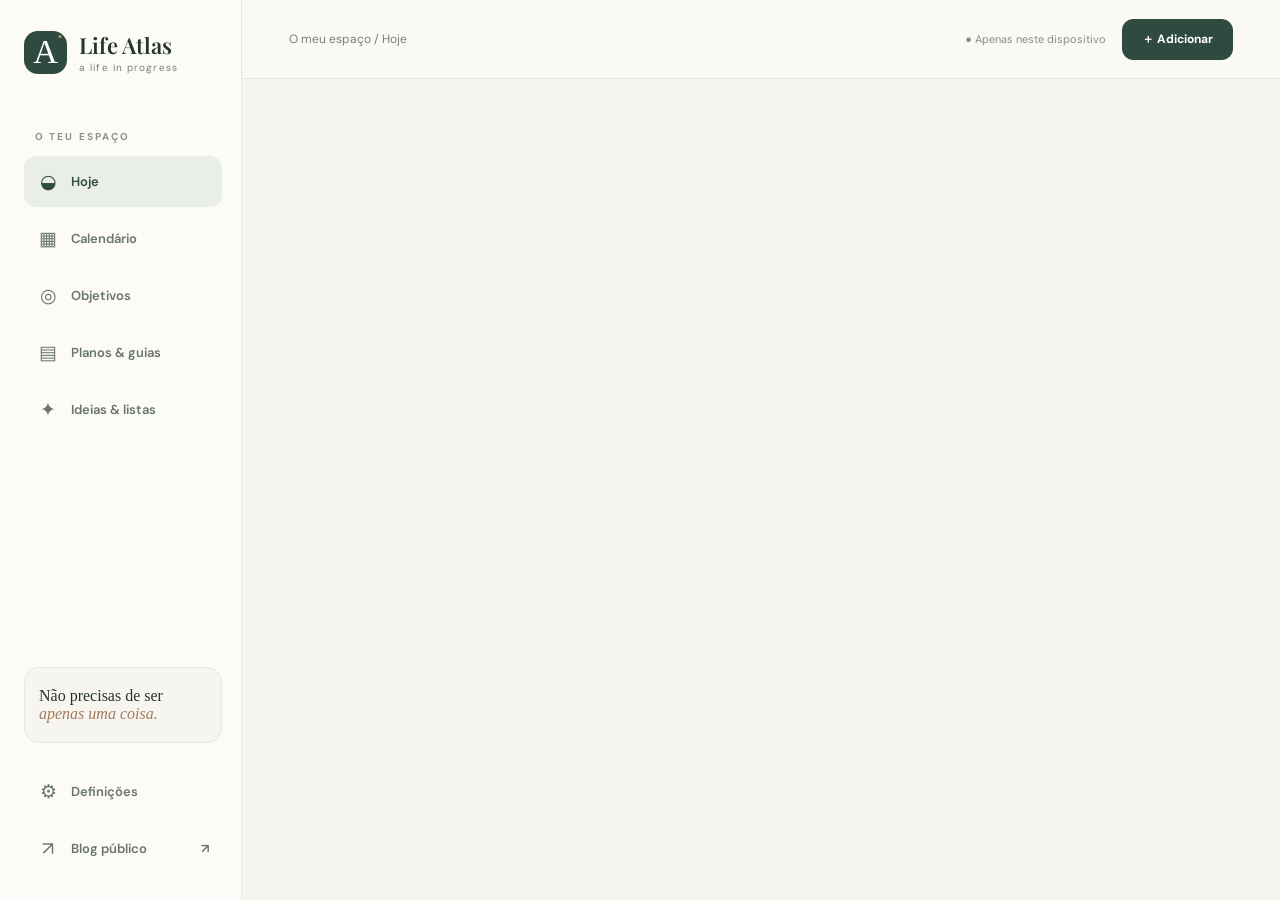
<file: index.html>
<!doctype html>
<html lang="pt-PT">
<head>
  <meta charset="utf-8">
  <meta name="viewport" content="width=device-width,initial-scale=1,viewport-fit=cover">
  <meta name="theme-color" content="#f6f4ef">
  <meta name="description" content="Um espaço pessoal para transformar intenções em dias com propósito.">
  <title>Life Atlas — o teu espaço</title>
  <link rel="icon" type="image/svg+xml" href="icon.svg">
  <link rel="stylesheet" href="styles.css">
  <script src="https://accounts.google.com/gsi/client" async defer></script>
  <script defer src="app.js"></script>
</head>
<body>
  <div class="shell">
    <aside class="sidebar" aria-label="Navegação principal">
      <div class="identity"><div class="logo">A<span>·</span></div><div><strong>Life Atlas</strong><small>a life in progress</small></div></div>
      <div class="sidebar-label">O TEU ESPAÇO</div>
      <nav id="nav">
        <button class="nav-item active" data-view="today"><span>◒</span> Hoje</button>
        <button class="nav-item" data-view="calendar"><span>▦</span> Calendário</button>
        <button class="nav-item" data-view="goals"><span>◎</span> Objetivos</button>
        <button class="nav-item" data-view="library"><span>▤</span> Planos & guias</button>
        <button class="nav-item" data-view="inbox"><span>✦</span> Ideias & listas</button>
      </nav>
      <div class="sidebar-bottom">
        <div class="side-note">Não precisas de ser<br><em>apenas uma coisa.</em></div>
        <button class="nav-item" data-view="settings"><span>⚙</span> Definições</button>
        <a class="nav-item external" href="blog.html" target="_blank" rel="noopener"><span>↗</span> Blog público <span class="link-small">↗</span></a>
      </div>
    </aside>
    <div class="workspace">
      <header class="topbar"><div class="mobile-brand">A· <span>Life Atlas</span></div><div id="breadcrumb">O meu espaço / Hoje</div><div class="top-actions"><span class="sync-chip" id="syncStatus" title="Estado da sincronização">● Apenas neste dispositivo</span><button id="addButton" class="primary-btn">＋ Adicionar</button></div></header>
      <main id="main" tabindex="-1"></main>
      <nav class="mobile-nav" aria-label="Navegação móvel">
        <button data-view="today" class="active"><span>◒</span><small>Hoje</small></button>
        <button data-view="calendar"><span>▦</span><small>Agenda</small></button>
        <button data-view="goals"><span>◎</span><small>Objetivos</small></button>
        <button data-view="library"><span>▤</span><small>Guias</small></button>
        <button data-view="inbox"><span>✦</span><small>Ideias</small></button>
        <button data-view="settings"><span>⚙</span><small>Opções</small></button>
      </nav>
    </div>
  </div>
  <dialog id="editor" class="modal"><form id="editorForm" method="dialog"><div class="modal-header"><div><p class="eyebrow">CRIAR / EDITAR</p><h2 id="editorTitle">Nova tarefa</h2></div><button type="button" class="icon-button" id="closeEditor" aria-label="Fechar">✕</button></div>
    <label>Tipo<select name="kind" id="kind"><option value="task">Tarefa / compromisso</option><option value="goal">Objetivo</option><option value="idea">Ideia / presente / receita</option></select></label>
    <label>Título<input name="title" required maxlength="160" placeholder="O que queres fazer?"></label>
    <div class="form-grid" id="taskFields"><label>Data<input name="date" type="date"></label><label>Hora (opcional)<input name="time" type="time"></label><label>Duração (min)<input name="minutes" type="number" min="5" max="600" value="40"></label></div>
    <div class="form-grid"><label>Área<select name="category" id="categorySelect"></select></label><label>Prioridade<select name="priority"><option value="2">Normal</option><option value="3">Importante</option><option value="1">Flexível</option></select></label></div>
    <label>Descrição / detalhes<textarea name="notes" rows="4" placeholder="O que é preciso fazer, passos, materiais, links..."></textarea></label>
    <div class="modal-actions"><button type="button" class="light-btn" id="cancelEditor">Cancelar</button><button type="submit" class="primary-btn">Guardar</button></div>
  </form></dialog>
  <div id="toast" role="status" aria-live="polite"></div>
</body>
</html>
</file>
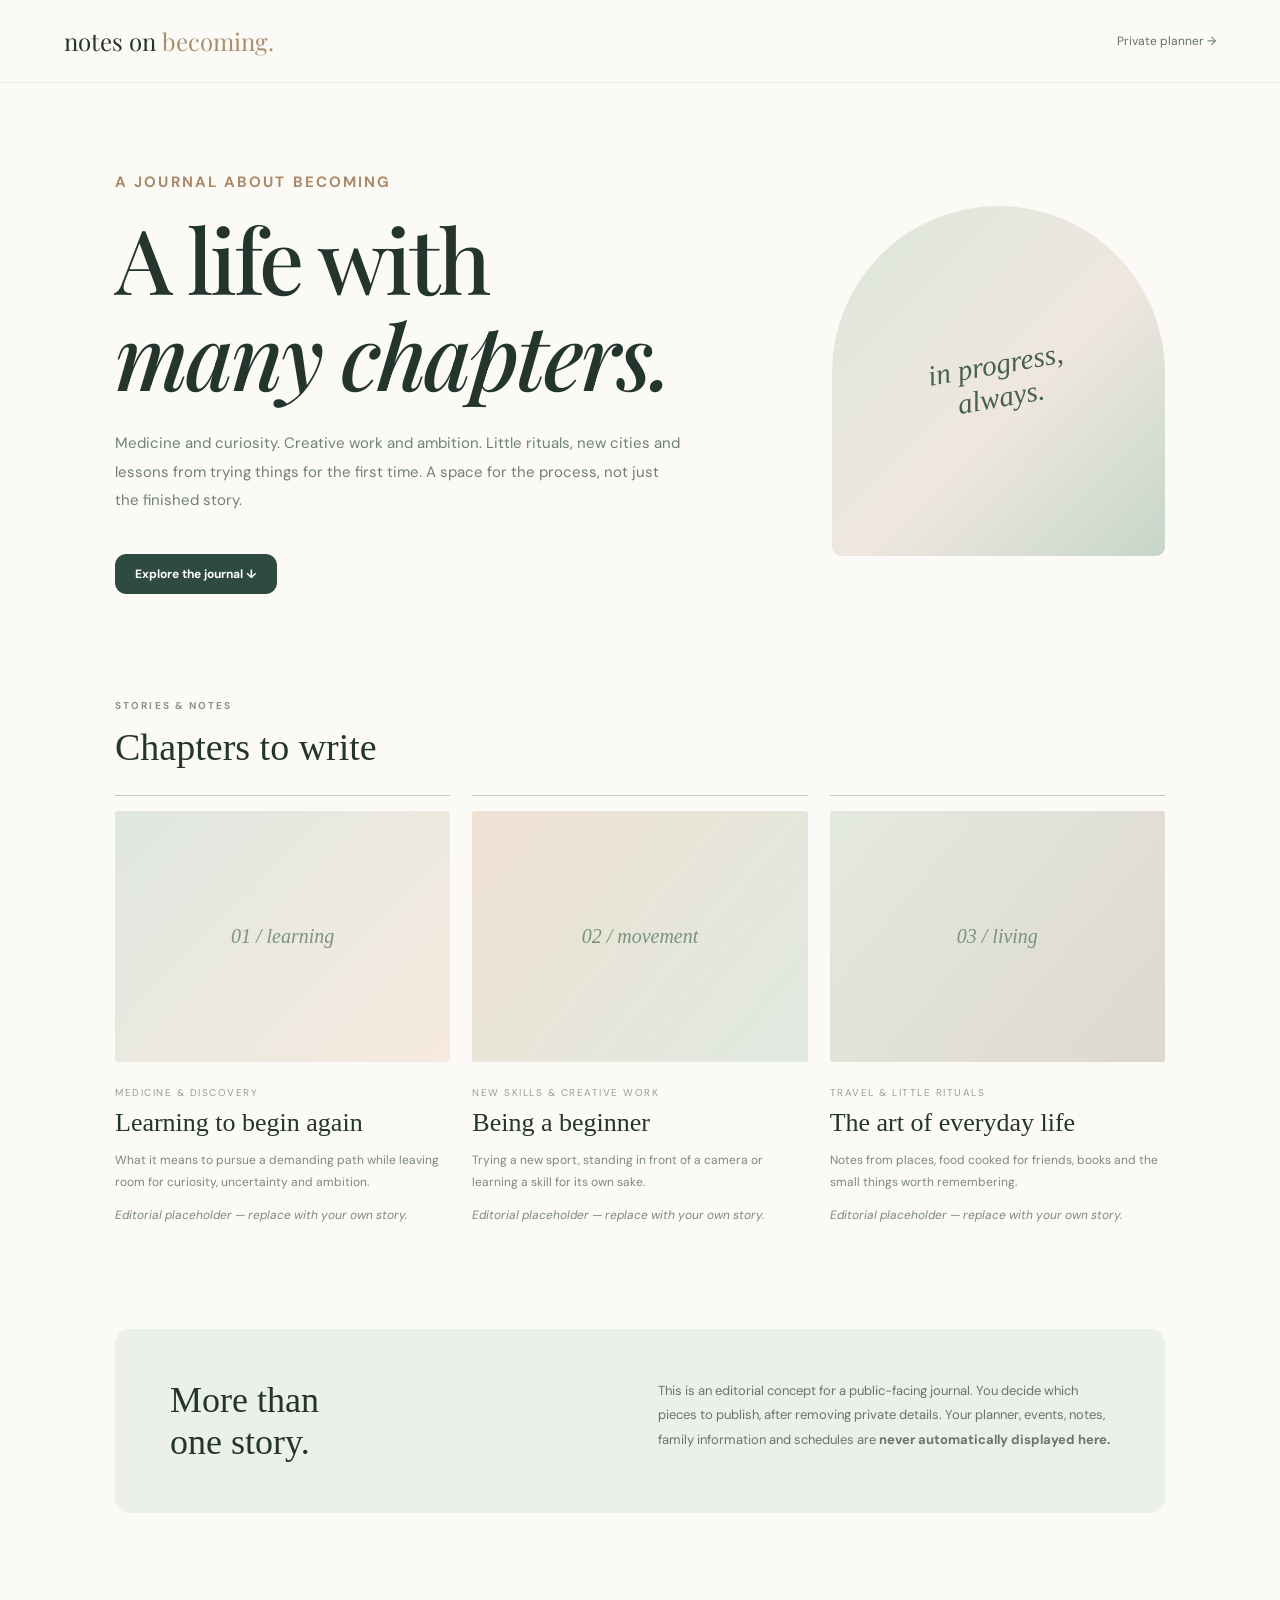
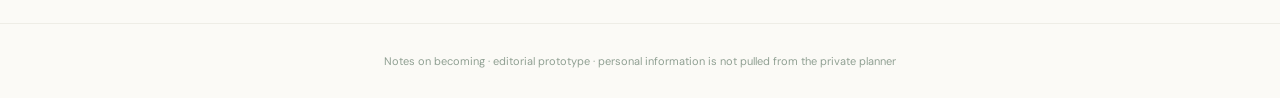
<file: blog.html>
<!doctype html>
<html lang="en"><head><meta charset="utf-8"><meta name="viewport" content="width=device-width,initial-scale=1"><title>Notes on becoming — a personal journal</title><meta name="description" content="Notes on learning, making, creating and becoming."><link rel="icon" href="icon.svg" type="image/svg+xml"><link rel="stylesheet" href="styles.css"><style>
.blog-page{min-height:100vh;background:#fbfaf6}.blog-nav{display:flex;align-items:center;justify-content:space-between;padding:25px max(5vw,25px);border-bottom:1px solid #edeae1}.blog-mark{font:24px 'Playfair Display',Georgia,serif}.blog-mark span{color:#ac8e6e}.blog-nav a{font-size:12px;color:#607265}.blog-hero{max-width:1100px;margin:auto;padding:85px 25px 70px;display:grid;grid-template-columns:1.4fr .7fr;gap:50px;align-items:center}.blog-hero .eyebrow{color:#ab8968}.blog-hero h1{font:500 clamp(52px,7vw,95px)/1.08 'Playfair Display',Georgia,serif;letter-spacing:-3px;margin:0 0 26px}.blog-hero p{font-size:15px;line-height:1.9;color:#708076;max-width:570px}.art-panel{height:350px;background:linear-gradient(135deg,#dce6d9,#efe7df 55%,#c6d6c8);border-radius:180px 180px 10px 10px;display:flex;align-items:center;justify-content:center}.art-panel span{font:italic 29px Georgia,serif;transform:rotate(-10deg);color:#476052;text-align:center}.blog-main{max-width:1100px;margin:auto;padding:35px 25px 110px}.blog-title{font:38px Georgia,serif;font-weight:400;margin:0 0 26px}.blog-cards{display:grid;grid-template-columns:repeat(3,1fr);gap:22px}.blog-card{border-top:1px solid #bccdbd;padding-top:15px}.blog-card .photo{width:100%;aspect-ratio:4/3;border-radius:3px;background:linear-gradient(135deg,#dfe7e0,#f7eade);display:grid;place-items:center;color:#7b927d;font:italic 20px Georgia,serif;margin-bottom:20px}.blog-card:nth-child(2) .photo{background:linear-gradient(130deg,#efe1d3,#e0e9e0)}.blog-card:nth-child(3) .photo{background:linear-gradient(130deg,#e4e9df,#ded8cf)}.blog-card small{font-size:10px;letter-spacing:1.5px;color:#9a9e91}.blog-card h3{font:26px Georgia,serif;margin:8px 0 12px}.blog-card p{font-size:12px;line-height:1.8;color:#7b897e}.blog-about{margin-top:90px;padding:50px 55px;background:#ebf0e9;border-radius:15px;display:grid;grid-template-columns:1fr 1fr;gap:35px}.blog-about h2{font:36px Georgia,serif;font-weight:400;margin:0}.blog-about p{font-size:13px;line-height:1.9;color:#66766a;margin:0}.blog-footer{padding:30px;text-align:center;border-top:1px solid #eeede6;color:#90a093;font-size:11px}@media(max-width:750px){.blog-hero{grid-template-columns:1fr;padding:55px 20px}.art-panel{height:220px}.blog-cards,.blog-about{grid-template-columns:1fr}.blog-about{padding:28px}.blog-hero h1{letter-spacing:-1px}}
</style></head><body class="blog-page"><nav class="blog-nav"><span class="blog-mark">notes on <span>becoming.</span></span><a href="index.html">Private planner →</a></nav>
<header class="blog-hero"><div><p class="eyebrow">A JOURNAL ABOUT BECOMING</p><h1>A life with<br><i>many chapters.</i></h1><p>Medicine and curiosity. Creative work and ambition. Little rituals, new cities and lessons from trying things for the first time. A space for the process, not just the finished story.</p><a href="#journal" class="primary-btn" style="display:inline-block;margin-top:24px">Explore the journal ↓</a></div><div class="art-panel"><span>in progress,<br>always.</span></div></header>
<main class="blog-main" id="journal"><p class="eyebrow">STORIES & NOTES</p><h2 class="blog-title">Chapters to write</h2><div class="blog-cards">
<article class="blog-card"><div class="photo">01 / learning</div><small>MEDICINE & DISCOVERY</small><h3>Learning to begin again</h3><p>What it means to pursue a demanding path while leaving room for curiosity, uncertainty and ambition.</p><p><em>Editorial placeholder — replace with your own story.</em></p></article>
<article class="blog-card"><div class="photo">02 / movement</div><small>NEW SKILLS & CREATIVE WORK</small><h3>Being a beginner</h3><p>Trying a new sport, standing in front of a camera or learning a skill for its own sake.</p><p><em>Editorial placeholder — replace with your own story.</em></p></article>
<article class="blog-card"><div class="photo">03 / living</div><small>TRAVEL & LITTLE RITUALS</small><h3>The art of everyday life</h3><p>Notes from places, food cooked for friends, books and the small things worth remembering.</p><p><em>Editorial placeholder — replace with your own story.</em></p></article>
</div><section class="blog-about"><h2>More than<br>one story.</h2><p>This is an editorial concept for a public-facing journal. You decide which pieces to publish, after removing private details. Your planner, events, notes, family information and schedules are <strong>never automatically displayed here.</strong></p></section></main><footer class="blog-footer">Notes on becoming · editorial prototype · personal information is not pulled from the private planner</footer></body></html>
</file>
<file: styles.css>
@import url('https://fonts.googleapis.com/css2?family=DM+Sans:wght@400;500;600;700&family=Playfair+Display:wght@400;500;600;700&display=swap');
:root{--bg:#f6f4ef;--paper:#fffefa;--ink:#24352e;--muted:#78827a;--line:#e9e7df;--sage:#ebf0e8;--sage2:#d7e2d7;--deep:#2f4b40;--gold:#c59e78;--pink:#f5e9e5;--shadow:0 12px 45px rgba(28,42,33,.045)}
*{box-sizing:border-box}body{margin:0;background:var(--bg);color:var(--ink);font-family:'DM Sans',Arial,sans-serif;font-size:14px}button,input,select,textarea{font:inherit}button{cursor:pointer}a{color:inherit;text-decoration:none}button:focus-visible,a:focus-visible,input:focus-visible,textarea:focus-visible,select:focus-visible{outline:3px solid #d2a979;outline-offset:2px}.shell{display:flex;min-height:100vh}.sidebar{width:242px;padding:30px 19px 20px 24px;background:#fcfbf7;border-right:1px solid var(--line);display:flex;flex-direction:column;position:sticky;top:0;height:100vh;flex-shrink:0}.identity{display:flex;align-items:center;gap:12px;margin-bottom:56px}.logo{height:43px;width:43px;background:var(--deep);border-radius:14px;color:white;display:grid;place-items:center;font:34px Georgia,serif;position:relative}.logo span{color:var(--gold);position:absolute;right:4px;top:-8px;font-size:24px}.identity strong{display:block;font-family:'Playfair Display',Georgia,serif;font-size:22px;font-weight:600}.identity small{display:block;color:var(--muted);font-size:10px;letter-spacing:1.1px;margin-top:1px}.sidebar-label,.eyebrow{font-size:10px;color:#8a9289;font-weight:700;letter-spacing:2.1px;margin:0 0 13px}.sidebar-label{padding-left:11px}.nav-item{width:100%;display:flex;gap:12px;align-items:center;background:none;border:0;border-radius:12px;padding:13px 13px;margin-bottom:6px;text-align:left;color:#68756c;font-size:13px;font-weight:600}.nav-item>span:first-child{font-size:19px;width:22px;text-align:center;font-weight:400}.nav-item:hover,.nav-item.active{background:#e9eee7;color:var(--deep)}.sidebar-bottom{margin-top:auto}.side-note{border:1px solid var(--line);border-radius:15px;padding:19px 14px;line-height:1.6;font:16px Georgia,serif;margin-bottom:23px;background:#f6f5ef}.side-note em{color:#a37b5d}.link-small{margin-left:auto}.workspace{flex:1;min-width:0}.topbar{height:79px;border-bottom:1px solid var(--line);display:flex;justify-content:space-between;align-items:center;padding:0 47px;background:rgba(255,254,250,.6);gap:15px}.topbar #breadcrumb{font-size:12px;color:#788078}.top-actions{display:flex;align-items:center;gap:16px}.sync-chip{font-size:11px;color:#829085}.sync-chip.online{color:#368467}.primary-btn{background:var(--deep);color:#fff;border:1px solid var(--deep);border-radius:11px;padding:11px 19px;font-size:12px;font-weight:700;white-space:nowrap}.primary-btn:hover{background:#24392f}.light-btn{border:1px solid #dce4dc;background:#f7f9f5;color:var(--deep);border-radius:10px;padding:10px 14px;font-weight:600;font-size:12px}.danger-btn{border:1px solid #ecd5d2;background:#fff2f1;color:#a14f44;border-radius:10px;padding:10px 14px;font-weight:600;font-size:12px}.icon-button{background:transparent;border:0;font-size:16px;color:var(--muted);padding:7px}.mobile-brand,.mobile-nav{display:none}main{padding:36px min(4vw,52px) 90px;max-width:1480px;margin:auto}.hero{display:flex;justify-content:space-between;align-items:end;gap:20px;margin-bottom:25px}.hero .eyebrow{color:#a58263;margin-bottom:10px}.hero h1,.page-title{font-family:'Playfair Display',Georgia,serif;font-size:clamp(30px,3.5vw,45px);font-weight:500;line-height:1.15;letter-spacing:-1.2px;margin:0 0 11px}.hero p,.page-subtitle{color:var(--muted);line-height:1.65;margin:0}.quote-card{max-width:260px;background:#ebf0e8;border-radius:15px;padding:21px 23px;font:17px/1.5 Georgia,serif;color:#476150}.dash-grid{display:grid;grid-template-columns:minmax(0,1.6fr) minmax(245px,.84fr);gap:18px}.panel{background:var(--paper);border:1px solid var(--line);border-radius:17px;padding:25px;box-shadow:var(--shadow);min-width:0}.panel+ .panel{margin-top:0}.panel-head{display:flex;align-items:center;justify-content:space-between;gap:10px;margin-bottom:17px}.panel-head h2,.section-title{font:500 23px 'Playfair Display',Georgia,serif;margin:0}.tiny{font-size:11px;color:var(--muted)}.pill{border:1px solid #e2e7dc;background:#f5f7f2;border-radius:100px;padding:5px 10px;color:#607168;font-size:10px;white-space:nowrap}.category-pill{font-size:10px;color:#67816f;background:#eef3ec;padding:5px 8px;border-radius:6px;white-space:nowrap}.task-list{display:grid;gap:10px}.task{display:grid;grid-template-columns:25px minmax(0,1fr) auto;gap:10px;align-items:start;border:1px solid #edf0e9;border-radius:12px;padding:14px 13px;background:#fff}.task.done{background:#fafaf7;opacity:.72}.check{height:21px;width:21px;border:1px solid #becdc0;border-radius:7px;background:#fff;color:var(--deep);font-weight:700;padding:0}.task.done .check{background:#dce7d9}.task h3{font-size:13px;margin:0 0 6px;font-weight:700;line-height:1.35}.task.done h3{text-decoration:line-through}.task-meta{display:flex;flex-wrap:wrap;align-items:center;gap:8px}.task-meta small{color:#98a198;font-size:10px}.task-detail{font-size:12px;color:#596960;margin:11px 0 2px;line-height:1.75;white-space:pre-line}.task-actions{display:flex;flex-wrap:wrap;gap:7px;margin-top:10px}.text-btn{color:#64806b;background:none;border:0;padding:0;font-size:11px;font-weight:700}.text-btn:hover{text-decoration:underline}.small-action{border:1px solid #e4e8e0;background:#fafbf8;color:#657567;border-radius:7px;padding:6px 9px;font-size:10px}.muted-label{font-size:11px;color:#9aa59d}.summary-stats{display:grid;grid-template-columns:repeat(3,1fr);gap:10px;margin-bottom:18px}.stat{background:#fffefa;border:1px solid var(--line);border-radius:14px;padding:20px 18px}.stat strong{display:block;font:28px 'Playfair Display',Georgia,serif;margin-bottom:6px}.stat span{color:var(--muted);font-size:11px}.mini-heading{font-size:10px;letter-spacing:1.8px;font-weight:700;color:#8c998c;margin:0 0 11px}.event{border-left:3px solid #b7c5b2;padding:8px 0 8px 12px;margin-bottom:10px;background:#fafbf8;border-radius:0 7px 7px 0}.event-time{font-size:10px;color:#758477}.event-title{font-size:12px;font-weight:700;margin-top:4px}.event small{font-size:10px;color:#9ba59a}.divider{height:1px;background:var(--line);margin:22px 0}.suggestion{padding:12px 0;border-bottom:1px solid var(--line)}.suggestion:last-child{border:0}.suggestion h3{font-size:12px;margin:0 0 5px}.suggestion p{color:#859186;font-size:11px;line-height:1.55;margin:0 0 9px}.insight{background:linear-gradient(120deg,#e6eee6,#f3f0e8);padding:18px;border-radius:12px;margin-top:18px;color:#456052;font-size:12px;line-height:1.65}.filterbar{display:flex;gap:8px;align-items:center;flex-wrap:wrap;margin:19px 0 23px}.tab{background:#fffefa;border:1px solid var(--line);border-radius:10px;padding:9px 13px;color:#68796d;font-size:12px;font-weight:700}.tab.active{background:var(--deep);color:white;border-color:var(--deep)}.date-controls{display:flex;align-items:center;gap:10px;margin-left:auto}.date-controls input{border:1px solid var(--line);background:white;border-radius:9px;padding:8px;color:var(--deep);max-width:150px}.date-controls button{border:1px solid var(--line);background:white;border-radius:9px;padding:8px 12px;color:var(--deep)}.cal-grid{display:grid;grid-template-columns:repeat(7,minmax(0,1fr));gap:7px}.weekday{font-size:10px;color:#929e94;font-weight:700;text-align:center;padding:9px 0}.day-cell{min-height:115px;border:1px solid var(--line);background:var(--paper);border-radius:11px;text-align:left;padding:10px;overflow:hidden;color:var(--ink)}.day-cell.dim{opacity:.48}.day-cell.selected{outline:2px solid #8ba38c}.day-cell .day-num{font-weight:700;font-size:13px;margin-bottom:10px}.day-cell.today .day-num{background:var(--deep);color:white;border-radius:100px;width:25px;height:25px;display:grid;place-items:center}.day-indicator{display:block;font-size:10px;line-height:1.4;margin-top:6px;overflow:hidden;white-space:nowrap;text-overflow:ellipsis;color:#69806b}.day-indicator.event-dot{color:#a08065}.week-grid{display:grid;grid-template-columns:repeat(7,minmax(0,1fr));gap:8px}.week-day{min-height:245px;border:1px solid var(--line);border-radius:12px;background:white;padding:13px}.week-day header{font-size:11px;font-weight:700;color:#687f71;border-bottom:1px solid var(--line);padding-bottom:10px;margin-bottom:10px}.week-item{border-radius:6px;background:#eef2ea;padding:8px 6px;margin:6px 0;font-size:10px;line-height:1.4;overflow-wrap:anywhere}.week-item.ev{background:#f4efea}.year-grid{display:grid;grid-template-columns:repeat(3,1fr);gap:13px}.year-month{padding:15px;border-radius:13px;border:1px solid var(--line);background:var(--paper);text-align:left}.year-month h3{font:18px Georgia,serif;margin:0 0 7px}.year-month p{font-size:11px;color:var(--muted);margin:0}.goal-grid,.guide-grid,.idea-grid{display:grid;grid-template-columns:repeat(2,minmax(0,1fr));gap:14px}.goal-card{border:1px solid var(--line);border-radius:15px;background:var(--paper);padding:21px;min-height:175px}.goal-icon{display:grid;place-items:center;width:40px;height:40px;border-radius:12px;background:var(--sage);font-size:21px;margin-bottom:18px}.goal-card h3{font:21px Georgia,serif;margin:0 0 8px}.goal-card p{color:var(--muted);font-size:12px;line-height:1.6;min-height:38px}.progress-track{height:5px;background:#edf0eb;border-radius:10px;overflow:hidden}.progress-bar{height:100%;background:#9ebaa0;border-radius:10px}.goal-footer{display:flex;align-items:center;justify-content:space-between;margin-top:12px;color:#929e93;font-size:10px}.guide-card{border:1px solid var(--line);border-radius:15px;background:#fff;padding:22px;display:flex;flex-direction:column;gap:10px}.guide-card h3{font:21px Georgia,serif;margin:0}.guide-card p{margin:0;color:#788778;font-size:12px;line-height:1.6}.guide-content{white-space:pre-line;background:#f9faf7;border-left:3px solid #b2c7b2;padding:14px;border-radius:5px;color:#485d4d;line-height:1.8;font-size:12px}.guide-card summary{cursor:pointer;font-size:11px;color:#456c50;font-weight:700}.idea-card{border:1px solid var(--line);background:var(--paper);border-radius:12px;padding:18px}.idea-card h3{margin:8px 0;font-size:14px}.idea-card p{white-space:pre-line;color:#79877b;font-size:12px}.idea-tabs{margin-bottom:14px}.field-row{display:flex;flex-wrap:wrap;gap:10px;margin-bottom:17px;align-items:center}.field-row select,.field-row input{border:1px solid var(--line);border-radius:10px;background:#fff;padding:10px;max-width:100%}.settings-section{max-width:790px}.setting-card{background:white;border:1px solid var(--line);padding:23px;border-radius:16px;margin-bottom:15px}.setting-card h2{font:22px Georgia,serif;margin:0 0 10px}.setting-card p{font-size:12px;color:#718075;line-height:1.75}.setting-card input{padding:12px;border:1px solid #dce3da;border-radius:10px;width:100%;margin:8px 0}.settings-buttons{display:flex;gap:9px;flex-wrap:wrap;margin:10px 0}.calendar-picker{display:grid;grid-template-columns:1fr 1fr;gap:7px;margin:15px 0}.calendar-picker label{display:flex;gap:7px;font-size:11px;align-items:center}.empty{padding:23px;border:1px dashed #dbe6dc;border-radius:12px;color:#8b998d;font-size:12px;line-height:1.6}.modal{border:0;border-radius:20px;max-width:min(95vw,510px);width:100%;padding:26px;box-shadow:0 30px 130px #132d2b45;max-height:90vh;overflow:auto}.modal::backdrop{background:#1b322e77}.modal-header{display:flex;justify-content:space-between;align-items:start;margin-bottom:14px}.modal h2{font:30px Georgia,serif;margin:0}.modal label{display:block;font-size:11px;font-weight:700;color:#596b5d;margin:14px 0}.modal input,.modal select,.modal textarea{border:1px solid #dbe3db;border-radius:9px;padding:11px;width:100%;margin-top:7px;color:#26382d;background:#fff;resize:vertical}.modal input:focus,.modal textarea:focus{border-color:#9eb4a0}.form-grid{display:grid;grid-template-columns:1fr 1fr;gap:14px}.modal-actions{display:flex;justify-content:flex-end;gap:10px;margin-top:20px}#toast{position:fixed;bottom:30px;left:50%;transform:translateX(-50%) translateY(100px);opacity:0;transition:all .24s;pointer-events:none;background:#273f34;color:white;border-radius:12px;padding:12px 18px;z-index:50;font-size:12px;box-shadow:var(--shadow)}#toast.show{opacity:1;transform:translateX(-50%) translateY(0)}.notice{padding:14px 16px;background:#f3f5ef;border-radius:10px;font-size:12px;line-height:1.6;color:#607363;margin:15px 0}.kicker{font-size:12px;letter-spacing:1.1px;color:#987a60;margin:0 0 12px}.plan-controls{display:flex;gap:10px;flex-wrap:wrap;align-items:center;margin-bottom:20px}.plan-controls label{color:#718074;font-size:11px}.plan-controls select{background:#fff;border:1px solid var(--line);border-radius:8px;padding:9px} .inline-link{color:#416d53;text-decoration:underline;text-underline-offset:3px}.event-ref{color:#73917b;font-size:10px}.page-subtitle{margin:10px 0 22px;max-width:720px}.right-stack{display:grid;gap:18px;align-content:start}.small-caption{font-size:10px;color:var(--muted);letter-spacing:.5px}.compact-task{margin-top:8px}.footer-tip{margin:30px 0;color:#919f93;font-size:11px}.empty-safe{padding:18px 20px;background:#f7f3ed;border:1px solid #ece4d8;border-radius:10px;font-size:12px;line-height:1.7;color:#796b56}
@media(max-width:1100px){.sidebar{width:210px;padding:26px 14px}.topbar{padding:0 26px}main{padding:30px 24px 100px}.quote-card{display:none}.week-day{padding:7px}.week-grid{gap:4px}}
@media(max-width:800px){.sidebar{display:none}.topbar{height:67px;padding:0 17px}.topbar #breadcrumb{display:none}.mobile-brand{display:block;font:26px Georgia,serif;color:var(--deep)}.mobile-brand span{font:600 17px 'Playfair Display',serif}.sync-chip{display:none}.mobile-nav{position:fixed;bottom:0;left:0;width:100%;z-index:20;background:#fffefaed;border-top:1px solid var(--line);display:flex;justify-content:space-around;align-items:center;padding:9px 2px calc(9px + env(safe-area-inset-bottom));backdrop-filter:blur(15px)}.mobile-nav button{background:none;border:0;color:#87968a;display:grid;gap:2px;justify-items:center;font-size:18px;padding:2px 5px}.mobile-nav button.active{color:var(--deep)}.mobile-nav button small{font-size:9px}.dash-grid{grid-template-columns:1fr}.right-stack{grid-template-columns:repeat(2,minmax(0,1fr))}.hero{margin-bottom:22px}.hero h1{font-size:33px}main{padding:26px 15px 100px}.year-grid{grid-template-columns:1fr 1fr}.day-cell{min-height:83px;padding:6px}.day-indicator{font-size:9px}.week-grid{overflow-x:auto}.week-day{min-width:95px}.date-controls{margin-left:0}.filterbar{gap:5px}.date-controls input{max-width:135px}}
@media(max-width:520px){.right-stack,.goal-grid,.guide-grid,.idea-grid{grid-template-columns:1fr}.panel{padding:18px}.stat{padding:15px 10px}.stat strong{font-size:22px}.stat span{font-size:9px}.topbar .primary-btn{padding:9px 12px}.cal-grid{gap:3px}.day-cell{min-height:78px;padding:5px;border-radius:8px}.day-indicator{font-size:8px}.day-cell .day-num{font-size:11px}.weekday{font-size:9px}.year-grid{grid-template-columns:1fr 1fr}.form-grid{grid-template-columns:1fr}.calendar-picker{grid-template-columns:1fr}.settings-section{max-width:100%}.page-title{font-size:33px}}
</file>
